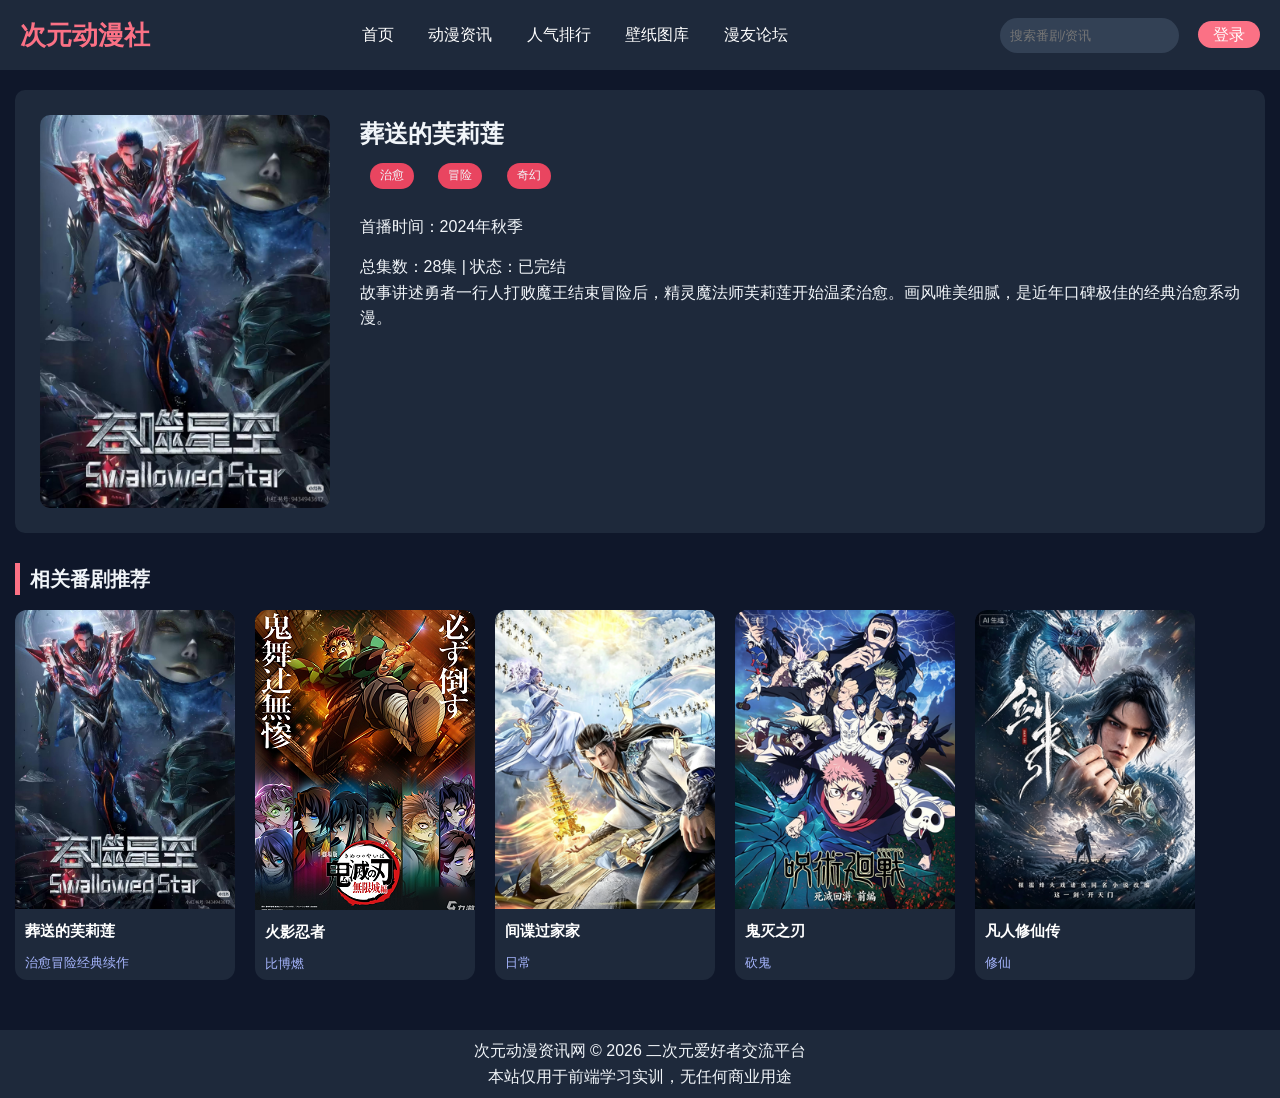
<file: detail.html>
<!DOCTYPE html>
<html lang="zh-CN">
<head>
    <meta charset="UTF-8">
    <meta name="viewport" content="width=device-width, initial-scale=1.0">
    <title>次元动漫资讯网 - 详情页</title>
    <link rel="stylesheet" href="css/media.css">
    <link rel="stylesheet" href="css/reset.css">
    <link rel="stylesheet" href="css/style.css">
</head>
<body>
    <!-- 头部导航 -->
    <header class="header">
        <div class="container">
            <a href="index.html" class="logo fl">次元动漫社</a>
            <nav class="nav fl">
                <a href="index.html">首页</a>
                <a href="news.html">动漫资讯</a>
                <a href="rank.html">人气排行</a>
                <a href="gallery.html">壁纸图库</a>
                <a href="forum.html">漫友论坛</a>
            </nav>
            <div class="fr">
                <input type="text" class="search-box" placeholder="搜索番剧/资讯">
                <a href="login.html" class="login-btn">登录</a>
            </div>
        </div>
    </header>

    <!-- 中间部分 -->
    <div class="container">
        <!-- 顶部详情信息（图片路径沿用首页的逻辑） -->
        <div class="detail-top">
            <div class="detail-pic">
                <!-- 顶部大图沿用首页第1张图 -->
                <img src="image/1.jpg" alt="番剧">
            </div>
            <div class="detail-info">
                <h2>葬送的芙莉莲</h2>
                <p>
                    <span class="tag">治愈</span>
                    <span class="tag">冒险</span>
                    <span class="tag">奇幻</span>
                </p>
                <p class="detail-time">首播时间：2024年秋季</p>
                <p>总集数：28集 | 状态：已完结</p>
                <p>故事讲述勇者一行人打败魔王结束冒险后，精灵魔法师芙莉莲开始温柔治愈。画风唯美细腻，是近年口碑极佳的经典治愈系动漫。</p>
            </div>
        </div>

        <!-- 相关番剧推荐（图片路径全部对应你首页的路径） -->
        <h2 class="main-title">相关番剧推荐</h2>
        <div class="new-anime-list">
            <a href="detail.html" class="anime-item">
                <img src="image/1.jpg" alt="番剧">
                <h3>葬送的芙莉莲</h3>
                <p>治愈冒险经典续作</p>
            </a>
            <a href="detail.html" class="anime-item">
                <img src="image/anime4.jpg" alt="番剧">
                <h3>火影忍者</h3>
                <p>比博燃</p>
            </a>
            <a href="detail.html" class="anime-item">
                <img src="image/2.png" alt="番剧">
                <h3>间谍过家家</h3>
                <p>日常</p>
            </a>
            <a href="detail.html" class="anime-item">
                <img src="image/4.png" alt="番剧">
                <h3>鬼灭之刃</h3>
                <p>砍鬼</p>
            </a>
            <a href="detail.html" class="anime-item">
                <img src="image/5.png" alt="番剧">
                <h3>凡人修仙传</h3>
                <p>修仙</p>
            </a>
        </div>
    </div>

    <!-- 底部 -->
    <footer class="footer">
        <p>次元动漫资讯网 © 2026 二次元爱好者交流平台</p>
        <p>本站仅用于前端学习实训，无任何商业用途</p>
    </footer>

    <script src="js/script.js"></script>
</body>
</html>
</file>
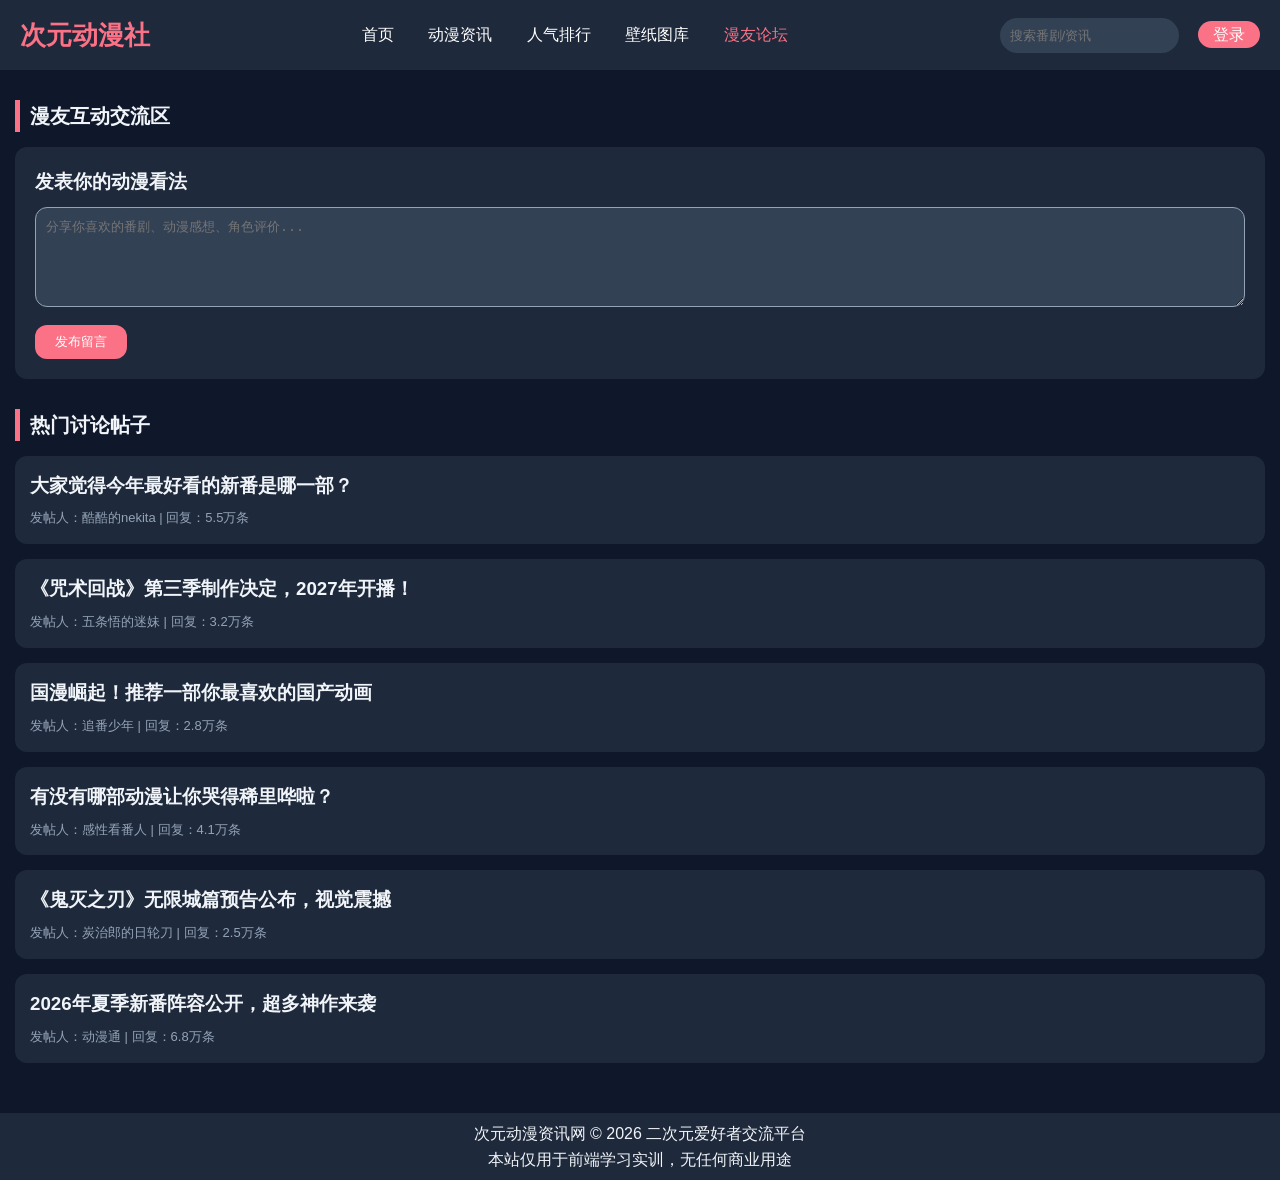
<file: forum.html>
<!DOCTYPE html>
<html lang="zh-CN">
<head>
    <meta charset="UTF-8">
    <meta name="viewport" content="width=device-width, initial-scale=1.0">
    <title>次元动漫资讯网 - 漫友论坛</title>
    <link rel="stylesheet" href="css/media.css">
    <link rel="stylesheet" href="css/reset.css">
    <link rel="stylesheet" href="css/style.css">
</head>
<body>
    <header class="header">
        <div class="container">
            <a href="index.html" class="logo fl">次元动漫社</a>
            <nav class="nav fl">
                <a href="index.html">首页</a>
                <a href="news.html">动漫资讯</a>
                <a href="rank.html">人气排行</a>
                <a href="gallery.html">壁纸图库</a>
                <a href="forum.html" class="active">漫友论坛</a>
            </nav>
            <div class="fr">
                <input type="text" class="search-box" placeholder="搜索番剧/资讯">
                <a href="login.html" class="login-btn">登录</a>
            </div>
        </div>
    </header>

    <!-- 中间部分 -->
    <div class="container">
        <h2 class="main-title">漫友互动交流区</h2>
        <div class="forum-box">
            <h3>发表你的动漫看法</h3>
            <textarea class="forum-text" placeholder="分享你喜欢的番剧、动漫感想、角色评价..."></textarea>
            <button class="send-btn">发布留言</button>
        </div>

        <!-- 热门帖子 -->
        <h2 class="main-title">热门讨论帖子</h2>
        <div class="new-list">
            <div class="new-item">
                <h3>大家觉得今年最好看的新番是哪一部？</h3>
                <div class="news-info">发帖人：酷酷的nekita | 回复：5.5万条</div>
            </div>
            <div class="new-item">
                <h3>《咒术回战》第三季制作决定，2027年开播！</h3>
                <div class="news-info">发帖人：五条悟的迷妹 | 回复：3.2万条</div>
            </div>
            <div class="new-item">
                <h3>国漫崛起！推荐一部你最喜欢的国产动画</h3>
                <div class="news-info">发帖人：追番少年 | 回复：2.8万条</div>
            </div>
            <div class="new-item">
                <h3>有没有哪部动漫让你哭得稀里哗啦？</h3>
                <div class="news-info">发帖人：感性看番人 | 回复：4.1万条</div>
            </div>
            <div class="new-item">
                <h3>《鬼灭之刃》无限城篇预告公布，视觉震撼</h3>
                <div class="news-info">发帖人：炭治郎的日轮刀 | 回复：2.5万条</div>
            </div>
            <div class="new-item">
                <h3>2026年夏季新番阵容公开，超多神作来袭</h3>
                <div class="news-info">发帖人：动漫通 | 回复：6.8万条</div>
            </div>
        </div>
    </div>

    <!-- 底部 -->
    <footer class="footer">
        <p>次元动漫资讯网 © 2026 二次元爱好者交流平台</p>
        <p>本站仅用于前端学习实训，无任何商业用途</p>
    </footer>

    <script src="js/script.js"></script>
</body>
</html>
</file>
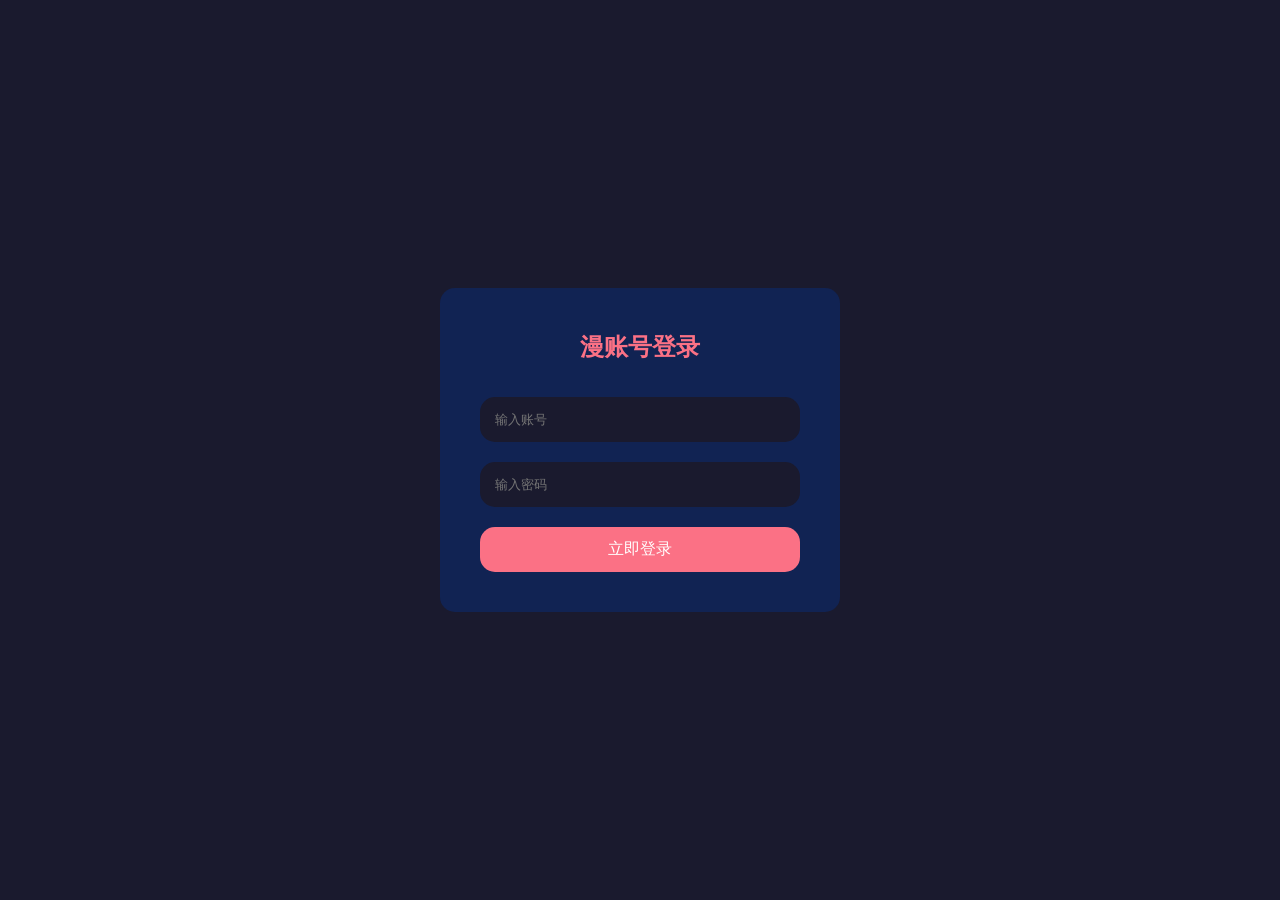
<file: login.html>
<!DOCTYPE html>
<html lang="zh-CN">
<head>
    <meta charset="UTF-8">
    <meta name="viewport" content="width=device-width, initial-scale=1.0">
    <title>登录 - 次元动漫社区</title>
    <link rel="stylesheet" href="css/media.css">
    <link rel="stylesheet" href="css/reset.css">
    <link rel="stylesheet" href="css/style.css">
</head>
<body class="login-page">
    <div class="login-box">
        <h2>漫账号登录</h2>
        <input type="text" class="inp" placeholder="输入账号">
        <input type="password" class="inp" placeholder="输入密码">
        <button class="sub-btn" onclick="location.href='index.html'">立即登录</button>
    </div>
</body>
</html>
</file>
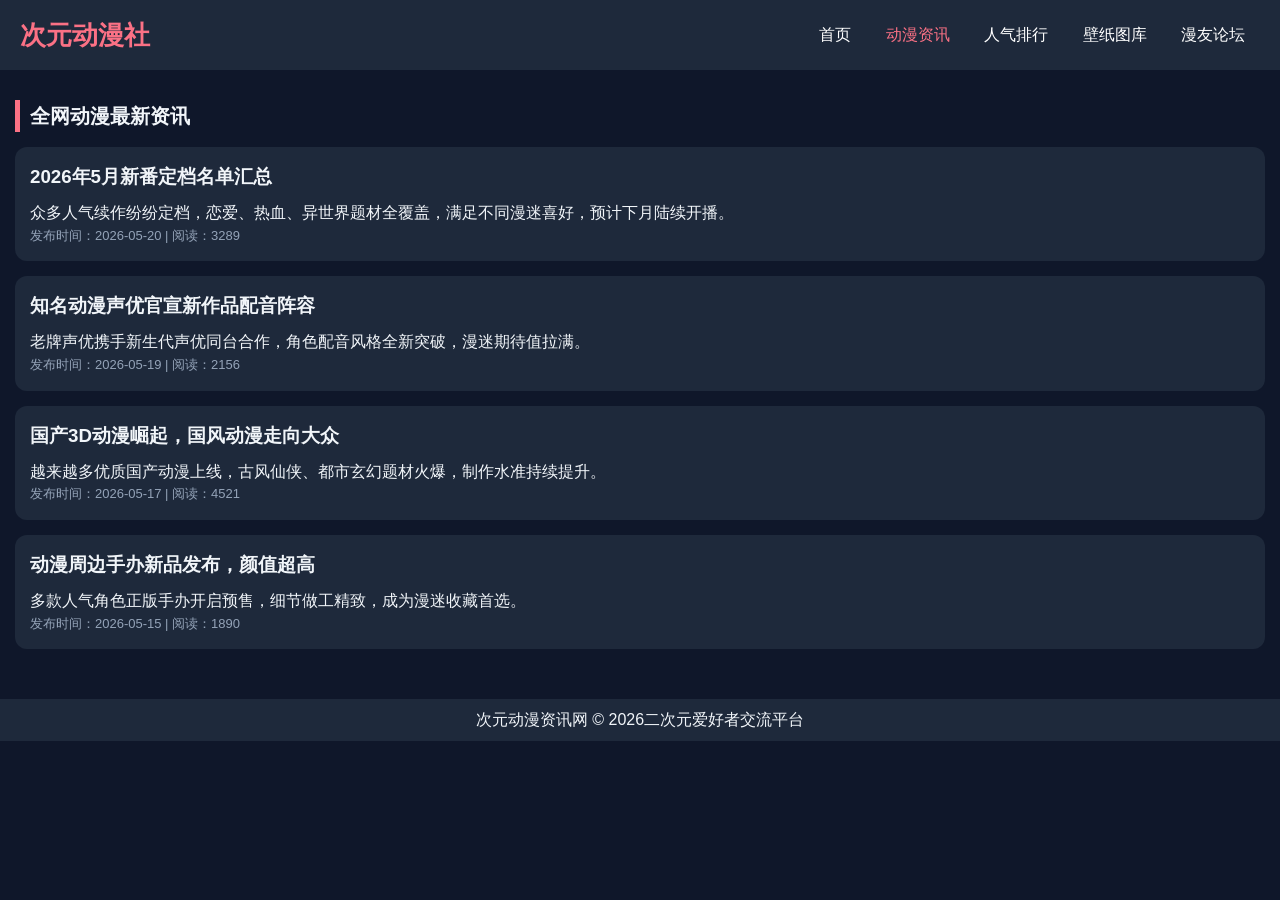
<file: news.html>
<!DOCTYPE html>
<html lang="zh-CN">
<head>
    <meta charset="UTF-8">
    <meta name="viewport" content="width=device-width,initial-scale=1.0">
    <title>次元动漫社-动漫资讯</title>
    <link rel="stylesheet" href="css/media.css">
    <link rel="stylesheet" href="css/reset.css">
    <link rel="stylesheet" href="css/style.css">
</head>
<body>
    <header class="header">
        <div class="container">
            <a href="index.html" class="logo fl">次元动漫社</a>
            <nav class="nav fl">
                <a href="index.html">首页</a>
                <a href="news.html" class="active">动漫资讯</a>
                <a href="rank.html">人气排行</a>
                <a href="gallery.html">壁纸图库</a>
                <a href="forum.html">漫友论坛</a>
            </nav>
        </div>
    </header>
    <div class="container">
        <h2 class="main-title">全网动漫最新资讯</h2>
        <div class="new-list">
            <div class="new-item">
                    <h3>2026年5月新番定档名单汇总</h3>
                    <p>众多人气续作纷纷定档，恋爱、热血、异世界题材全覆盖，满足不同漫迷喜好，预计下月陆续开播。</p>
                    <div class="news-info">发布时间：2026-05-20 | 阅读：3289</div>
            </div>
            <div class="new-item">
                    <h3>知名动漫声优官宣新作品配音阵容</h3>
                    <p>老牌声优携手新生代声优同台合作，角色配音风格全新突破，漫迷期待值拉满。</p>
                    <div class="news-info">发布时间：2026-05-19 | 阅读：2156</div>
            </div>
            <div class="new-item">
                    <h3>国产3D动漫崛起，国风动漫走向大众</h3>
                    <p>越来越多优质国产动漫上线，古风仙侠、都市玄幻题材火爆，制作水准持续提升。</p>
                    <div class="news-info">发布时间：2026-05-17 | 阅读：4521</div>
            </div>
            <div class="new-item">
                    <h3>动漫周边手办新品发布，颜值超高</h3>
                    <p>多款人气角色正版手办开启预售，细节做工精致，成为漫迷收藏首选。</p>
                    <div class="news-info">发布时间：2026-05-15 | 阅读：1890</div>
            </div>
        </div>
    </div>
    <footer class="footer">
        <p>次元动漫资讯网 © 2026二次元爱好者交流平台</p>
    </footer>
</body>
</html>
</file>
<file: css/media.css>
/* ===== 手机端适配 (屏幕宽度 ≤ 768px) ===== */
@media (max-width: 768px) {
    
    /* 1. 容器适配：占满屏幕，防止内容贴边 */
    .container {
        width: 100% !important;
        padding: 0 15px !important;
    }

    /* 2. 头部导航适配：高度自动，居中显示 */
    .header {
        height: auto;
        padding: 10px 0;
    }
    .header .container {
        display: flex;
        flex-wrap: wrap;
        justify-content: center;
        align-items: center;
        gap: 10px;
    }

    /* 3. 导航链接适配：换行，缩小间距和字号 */
    .nav {
        display: flex;
        flex-wrap: wrap;
        justify-content: center;
    }
    .nav a {
        margin: 0 8px;
        font-size: 14px;
    }

    /* 4. 顶部视频横幅适配：降低高度 */
    .banner-video {
        height: 200px !important;
    }

    /* 5. 新番推荐列表适配：缩小卡片间距 */
    .new-anime-list {
        gap: 10px;
    }
    /* 番剧卡片适配：一行显示2个 */
    .anime-item {
        width: 48% !important;
        height: auto !important; /* 手机端高度自适应 */
    }
    /* 手机端番剧卡片图片宽度自适应 */
    .anime-item img {
        height: auto !important;
        aspect-ratio: 3/4; /* 强制海报比例，防止变形 */
    }

    /* 6. 壁纸图库适配：网格改为2列 */
    .gallery-grid {
        grid-template-columns: repeat(2, 1fr) !important;
        gap: 10px;
    }

    /* 7. 详情页顶部适配：改为上下垂直排列 */
    .detail-top {
        flex-direction: column;
    }
    .detail-pic {
        width: 100% !important; /* 详情页大图占满宽度 */
    }

    /* 8. 排行页面适配：防止文字溢出换行 */
    .rank-item {
        flex-wrap: wrap;
    }
    .rank-name {
        width: 50%;
        font-size: 16px;
    }

    /* 9. 论坛页面适配 */
    .forum-text {
        height: 80px;
    }

    /* 10. 登录页面适配：登录框在手机端撑满 */
    .login-box {
        width: 90% !important;
    }

    /* 11. 大图预览弹窗适配 */
    .preview-modal img {
        max-width: 95%;
        max-height: 80%;
    }
}
</file>
<file: css/style.css>
.header {
    background: #1e293b;
    height: 70px;
    line-height: 70px;
}

.header .container {
    display: flex;
    justify-content: space-between;
    padding: 0 20px;
}

.logo {
    font-size: 26px;
    font-weight: bold;
    color: #fb7185;
}

.nav a {
    margin: 0 15px;
    font-size: 16px;
    transition: 0.3s;
}

.nav a:hover, .nav a.active {
    color: #fb7185;
}

.search-box {
    height: 35px;
    padding-left: 10px;
    border-radius: 20px;
    border: none;
    outline: none;
    background: #334155;
    color: #fff;
}

.login-btn {
    background-color: #fb7185;
    padding: 5px 15px;
    border-radius: 15px;
    margin-left: 15px;
}

.footer {
    text-align: center;
    padding: 8px 0;
    background: #1e293b;
    margin-top: 50px;
}

.banner-video {
    width: 80%;
    height: 700px;
    overflow: hidden;
    border-radius: 12px;
    margin: 0 auto;
}

.banner-video video {
    width: 100%;
    height: 100%;
    object-fit: cover;
}

.main-title {
    font-size: 20px;
    border-left: 5px solid #fb7185;
    padding-left: 10px;
    margin: 30px 0 15px;
}

.new-anime-list {
    display: flex;
    gap: 20px;
    flex-wrap: wrap;
}

.anime-item {
    width: 220px;
    height: 370px;
    background: #1e293b;
    border-radius: 12px;
    overflow: hidden;
    transition: transform 0.3s;
}

.anime-item h3 {
    padding: 10px;
    font-size: 15px;
}

.anime-item p {
    padding: 0 10px 10px;
    font-size: 13px;
    color: #a5b4fc;
}

.anime-item:hover {
    transform: translateY(-8px);
    box-shadow: 0 8px 25px #fb718533;
}

.new-item {
    background: #1e293b;
    padding: 15px;
    border-radius: 12px;
    transition: transform 0.3s;
    margin-bottom: 15px;
}

.new-item h3 {
    margin-bottom: 8px;
}

.news-info {
    color: #94a3b8;
    font-size: 13px;
}

.new-item:hover {
    transform: translateY(-5px);
    box-shadow: 0 5px 20px #fb718529;
}

.rank-item {
    display: flex;
    align-items: center;
    background: #334155;
    padding: 12px;
    border-radius: 12px;
    margin-bottom: 15px;
    transition: transform 0.3s;
}

.rank-item:hover {
    transform: translateY(-5px);
}

.rank-num {
    width: 30px;
    height: 30px;
    text-align: center;
    line-height: 30px;
    background: #fb7185;
    border-radius: 50%;
    margin-right: 15px;
    color: #fff;
}

.gallery-grid {
    display: grid;
    grid-template-columns: repeat(4, 1fr);
    gap: 15px;
}

.gallery-item {
    border-radius: 12px;
    overflow: hidden;
    transition: 0.3s;
    cursor: pointer;
}

.gallery-item:hover {
    scale: 1.05;
}

.gallery-item img {
    width: 100%;
    height: 100%;
    object-fit: cover;
}

.forum-box {
    background: #1e293b;
    padding: 20px;
    border-radius: 12px;
}

.forum-text {
    width: 100%;
    height: 100px;
    padding: 10px;
    background: #334155;
    border: 1px solid #94a3b8;
    color: #fff;
    margin: 10px 0;
    border-radius: 12px;
}

.send-btn {
    padding: 8px 20px;
    background: #fb7185;
    border: none;
    border-radius: 12px;
    color: #fff;
    transition: 0.3s;
    cursor: pointer;
}

.send-btn:hover {
    background: #fb7185;
    scale: 1.03;
}

.send-btn:active {
    scale: 0.98;
}

/* 图片预览弹窗样式 */
.preview-modal {
    position: fixed;
    top: 0;
    left: 0;
    width: 100%;
    height: 100%;
    background: rgba(0, 0, 0, 0.9);
    display: none;
    z-index: 999;
    align-items: center;
    justify-content: center;
}

.preview-modal img {
    max-width: 80%;
    max-height: 80%;
    object-fit: contain;
    position: absolute;
    left: 50%;
    top: 50%;
    transform: translate(-50%, -50%);
}

.close-btn {
    position: absolute;
    top: 20px;
    right: 30px;
    color: white;
    font-size: 40px;
    cursor: pointer;
    transition: 0.3s;
}

.close-btn:hover {
    color: #fb7185;
}

/* 详情页顶部布局 */
.detail-top {
    display: flex;
    gap: 30px;
    background: #1e293b;
    padding: 25px;
    border-radius: 10px;
    margin: 20px 0;
}

.detail-pic {
    width: 300px;
    border-radius: 10px;
    overflow: hidden;
}

.tag {
    display: inline-block;
    padding: 3px 10px;
    background: #e94560;
    border-radius: 15px;
    font-size: 12px;
    margin: 10px;
}

.detail-time {
    margin: 15px 0;
}
/* ===== 登录页面样式 ===== */
body.login-page {
    background: #1a1a2e; 
    display: flex;
    align-items: center;
    justify-content: center;
    height: 100vh; 
    margin: 0;
}

.login-box {
    width: 400px;
    background: #112353;
    padding: 40px;
    border-radius: 15px;
}

.login-box h2 {
    color: #fb7185; 
    margin-bottom: 30px;
    text-align: center;
}

/* 指定登录页面输入框样式 */
.login-box .inp {
    width: 100%;
    height: 45px;
    padding-left: 15px;
    margin-bottom: 20px;
    background: #1a1a2e;
    border: none;
    color: #fff;
    border-radius: 15px;
    box-sizing: border-box;
}

/* 按钮样式*/
.login-box .sub-btn {
    width: 100%;
    height: 45px;
    background: #fb7185;
    color: #fff;
    border: none;
    border-radius: 15px;
    font-size: 16px;
    cursor: pointer;
    transition: 0.3s;
}

.login-box .sub-btn:hover {
    background: #e06070; 
}
</file>
